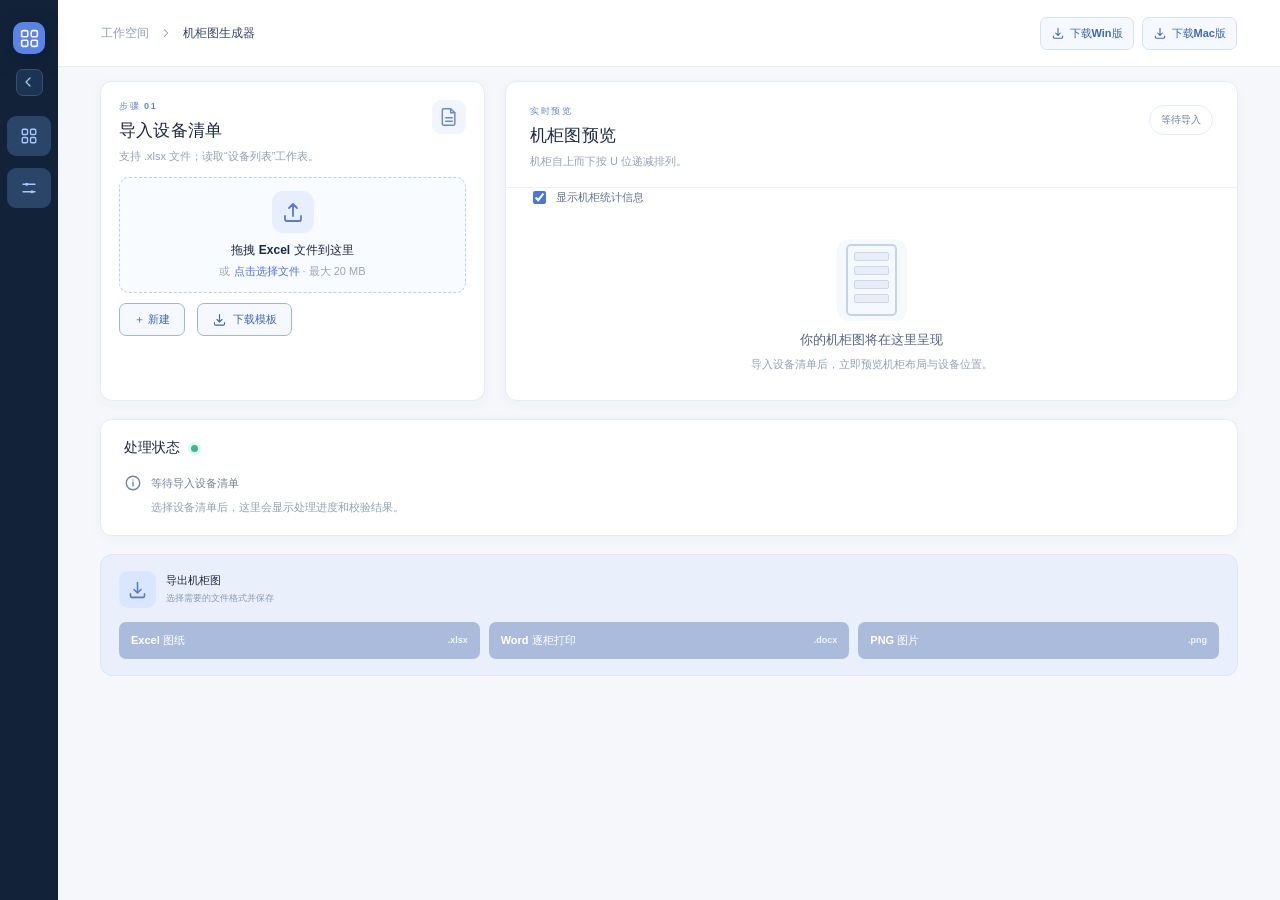
<file: index.html>
<!doctype html>
<html lang="zh-CN">
  <head>
    <meta charset="UTF-8" />
    <meta name="viewport" content="width=device-width, initial-scale=1.0" />
    <title>机柜图生成器</title>
    <script type="module" crossorigin src="/assets/main-5oWvI_oH.js"></script>
    <link rel="modulepreload" crossorigin href="/assets/i18n-LAAmAIJA.js">
    <link rel="modulepreload" crossorigin href="/assets/workbook-DBDZPADN.js">
    <link rel="stylesheet" crossorigin href="/assets/style-DmXNLmDs.css">
  </head>
  <body>
    <div id="app"></div>
  </body>
</html>
</file>
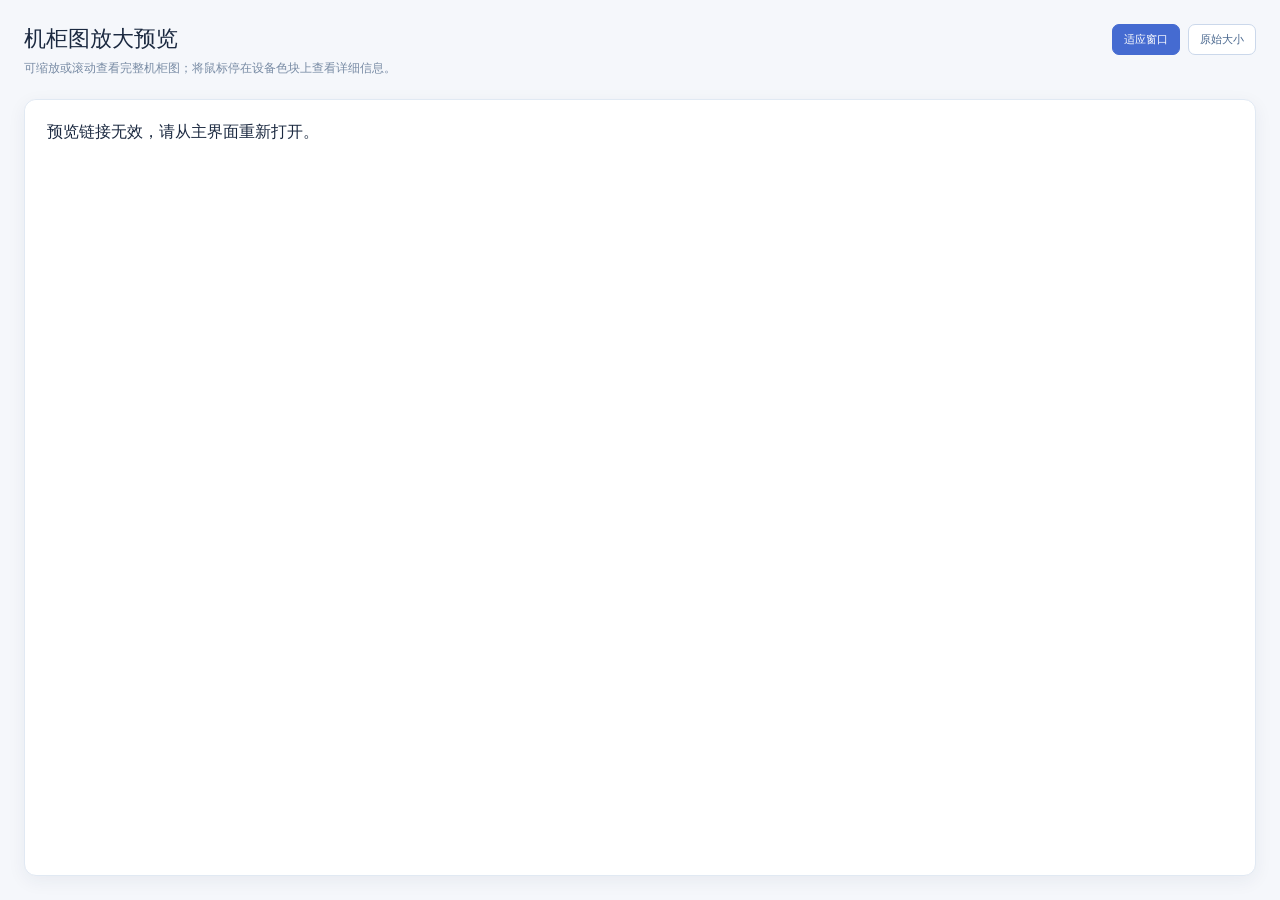
<file: preview.html>
<!doctype html>
<html lang="zh-CN">
  <head>
    <meta charset="UTF-8" />
    <meta name="viewport" content="width=device-width, initial-scale=1.0" />
    <title>机柜图放大预览</title>
    <script type="module" crossorigin src="/assets/preview-Bxng08af.js"></script>
    <link rel="modulepreload" crossorigin href="/assets/i18n-LAAmAIJA.js">
    <link rel="stylesheet" crossorigin href="/assets/style-DmXNLmDs.css">
  </head>
  <body class="preview-window-body">
    <main class="preview-window-main">
      <header class="preview-window-header">
        <div><h1>机柜图放大预览</h1><p>可缩放或滚动查看完整机柜图；将鼠标停在设备色块上查看详细信息。</p></div>
        <div class="preview-window-actions" aria-label="预览缩放">
          <button id="fitView" type="button" aria-pressed="true">适应窗口</button>
          <button id="actualView" type="button" aria-pressed="false">原始大小</button>
        </div>
      </header>
      <div id="popupViewport" class="preview-window-viewport">
        <div id="popupStage" class="preview-window-stage"><div id="popupContent" class="preview-window-content">正在加载预览图…</div></div>
      </div>
    </main>
  </body>
</html>
</file>
<file: assets/style-DmXNLmDs.css>
:root{font-family:DM Sans,Noto Sans SC,Microsoft YaHei,sans-serif;color:#1b2940;background:#f5f7fb;font-synthesis:none}*{box-sizing:border-box}body{margin:0;min-width:980px}button,input{font:inherit}button{cursor:pointer}button:disabled{cursor:not-allowed}svg{flex:none}.shell{display:flex;min-height:100vh}.sidebar{width:238px;background:#122238;color:#fff;display:flex;flex-direction:column;flex:none;padding:30px 17px 22px;position:sticky;top:0;height:100vh}.brand{display:flex;align-items:center;gap:11px;padding:0 13px 51px}.brand-mark{width:38px;height:38px;border-radius:10px;background:#5b83e6;display:grid;place-items:center;box-shadow:0 7px 20px #08183166}.brand strong{display:block;font-size:16px;letter-spacing:.025em}.brand small{display:block;margin-top:3px;font-size:9px;letter-spacing:.22em;color:#8ba4c4}.side-label{font-size:10px;font-weight:700;letter-spacing:.18em;color:#6f87a7;padding:0 15px 13px}.nav-item{width:100%;display:flex;align-items:center;gap:12px;border:0;border-radius:9px;padding:13px 14px;background:#2b4569;color:#fff;text-align:left;font-size:13px;font-weight:600}.nav-item svg{color:#a9c6ff}.side-bottom{margin-top:auto}.side-note{display:flex;gap:9px;padding:14px 12px;border:1px solid #34485e;border-radius:9px;color:#9db0c7;font-size:11px;line-height:1.6}.side-note svg{color:#85a8ee;margin-top:1px}.version{color:#5d7189;font-size:10px;padding:19px 13px 0}.main{flex:1;min-width:0}.topbar{height:67px;padding:0 43px;border-bottom:1px solid #e8edf4;background:#fff;display:flex;align-items:center;justify-content:space-between}.breadcrumbs{display:flex;align-items:center;gap:10px;color:#91a0b5;font-size:12px}.breadcrumbs strong{font-weight:600;color:#33445f}.top-pill{display:flex;align-items:center;gap:8px;border:1px solid #e5ebf0;border-radius:99px;padding:7px 11px;color:#687b91;font-size:11px}.pulse,.status-dot{width:7px;height:7px;border-radius:50%;background:#39b88b;box-shadow:0 0 0 3px #dff8ee}.content{max-width:1510px;margin:0 auto;padding:30px 42px 55px}.hero{height:174px;border-radius:14px;background:linear-gradient(108deg,#234977,#1d3b62 49%,#142a47);position:relative;overflow:hidden;display:flex;align-items:center;justify-content:space-between;padding:0 38px;color:#fff;box-shadow:0 12px 30px #263c5b1f}.hero:after{content:"";position:absolute;width:530px;height:530px;right:-75px;top:-270px;border:1px solid #ffffff1c;border-radius:50%;box-shadow:0 0 0 70px #ffffff07,0 0 0 145px #ffffff05}.hero-copy{z-index:2}.eyebrow,.kicker{font-size:10px;letter-spacing:.17em;font-weight:700;color:#83adff}.hero h1{margin:10px 0 8px;font-size:28px;letter-spacing:.015em;font-weight:700}.hero p{font-size:12px;color:#c3d3e8;margin:0}.hero-art{width:210px;height:135px;position:relative;z-index:1;margin-right:18px}.mini-rack{position:absolute;left:45px;top:8px;width:116px;height:126px;border:5px solid #6d8caf;border-radius:8px;background:#0d2340;padding:10px;display:flex;flex-direction:column;gap:7px;transform:rotate(-7deg);box-shadow:14px 14px 25px #07162966}.mini-rack div{height:17px;background:linear-gradient(90deg,#79a5e5 0 9%,#2d5484 9% 72%,#385f8d 72%);border-radius:3px;box-shadow:inset 0 0 0 1px #ffffff18}.mini-rack div:nth-child(2){background:linear-gradient(90deg,#6eccc3 0 9%,#265b68 9% 72%,#327b7e 72%)}.mini-rack div:nth-child(4){background:linear-gradient(90deg,#be9fe6 0 9%,#5d497b 9% 72%,#6a538f 72%)}.art-glow{position:absolute;width:180px;height:70px;background:#6ea4ff33;filter:blur(32px);bottom:0}.workflow{display:flex;align-items:center;gap:19px;margin:24px 0}.step{display:flex;align-items:center;gap:12px;min-width:184px;color:#8492a6}.step>span{width:31px;height:31px;display:grid;place-items:center;border:1px solid #dce3ec;border-radius:50%;background:#fff;font-size:11px;font-weight:700}.step.active>span{background:#e9efff;color:#4d70ca;border-color:#ccdbff}.step strong{display:block;font-size:12px;color:#43536c}.step small{display:block;margin-top:3px;font-size:10px}.workflow i{width:50px;height:1px;background:#dce3ec}.workspace-grid{display:grid;grid-template-columns:minmax(355px,385px) minmax(0,1fr);gap:20px}.left-stack,.right-stack{display:flex;flex-direction:column;gap:20px}.panel{background:#fff;border:1px solid #e7ecf3;border-radius:12px;box-shadow:0 3px 14px #20335009}.import-panel,.settings-panel{padding:23px}.panel-heading,.preview-heading{display:flex;justify-content:space-between;gap:15px}.kicker{color:#6785cc;font-size:9px}.panel h2{font-size:17px;margin:6px 0;letter-spacing:.01em}.panel p{font-size:11px;color:#94a1b2;margin:0;line-height:1.5}.heading-icon{color:#6c8bc6;background:#f0f5ff;border-radius:9px;width:34px;height:34px;display:grid;place-items:center}.dropzone{height:169px;border:1.5px dashed #bdd0ea;background:#f8fbff;border-radius:10px;margin-top:21px;display:flex;align-items:center;justify-content:center;flex-direction:column;gap:7px;cursor:pointer;transition:.2s}.dropzone:hover,.dropzone.dragging{border-color:#5d86df;background:#eff5ff}.upload-icon{width:42px;height:42px;border-radius:11px;background:#e7efff;color:#5a7cce;display:grid;place-items:center;margin-bottom:4px}.dropzone strong{font-size:12px}.dropzone span{font-size:11px;color:#9aa7b8}.dropzone b{color:#4d73d5}.file-summary{display:flex;align-items:center;gap:11px;background:#f6f9fd;border:1px solid #e5ecf6;border-radius:8px;padding:10px;margin-top:13px}.file-summary.hidden{display:none}.file-badge{color:#5d7bc3}.file-summary>div:nth-child(2){min-width:0;flex:1}.file-summary strong,.file-summary small{display:block;white-space:nowrap;overflow:hidden;text-overflow:ellipsis}.file-summary strong{font-size:11px}.file-summary small{font-size:10px;color:#92a0b0;margin-top:2px}.file-summary button{border:0;background:none;color:#9caaba;padding:4px}.format-note{display:flex;gap:8px;align-items:flex-start;margin-top:16px;padding:11px 10px;border-radius:7px;background:#f6f8fb;color:#8795a7;font-size:10px;line-height:1.55}.format-note svg{color:#7892c6}.setting-row{display:flex;justify-content:space-between;align-items:center;padding:18px 0;border-bottom:1px solid #eef1f5}.settings-panel .panel-heading{margin-bottom:7px}.setting-row label strong,.color-head strong{display:block;font-size:12px;font-weight:600}.setting-row label small,.color-head small{display:block;color:#9aa6b5;font-size:10px;margin-top:4px}.number-control{display:flex;align-items:center;border:1px solid #dde5ef;border-radius:7px;height:34px;overflow:hidden}.number-control input{width:51px;border:0;outline:none;text-align:center;color:#263d61;font-size:12px;font-weight:700;appearance:textfield}.number-control input::-webkit-inner-spin-button,.number-control input::-webkit-outer-spin-button{-webkit-appearance:none}.number-control span{background:#f6f8fb;color:#8f9bab;height:100%;display:grid;place-items:center;width:30px;font-size:10px;border-left:1px solid #e7edf4}.color-head{display:flex;align-items:center;justify-content:space-between;margin:20px 0 13px}.color-head small{margin:0}.color-list{display:grid;grid-template-columns:1fr 1fr;gap:9px}.color-item{display:flex;align-items:center;gap:8px;border:1px solid #edf1f5;border-radius:7px;padding:7px 8px;font-size:11px;white-space:nowrap;overflow:hidden}.color-item input{width:20px;height:20px;flex:none;border:0;background:none;padding:0;cursor:pointer}.color-item input::-webkit-color-swatch-wrapper{padding:0}.color-item input::-webkit-color-swatch{border:0;border-radius:5px}.color-item span{overflow:hidden;text-overflow:ellipsis}.text-button{background:none;border:0;color:#6382c8;font-size:11px;font-weight:600;padding:0;margin-top:18px}.preview-panel{min-height:570px;overflow:hidden}.preview-heading{padding:23px 24px 17px;border-bottom:1px solid #eef1f5}.preview-count{align-self:flex-start;border:1px solid #e4ebf4;border-radius:99px;color:#6980a2;padding:7px 11px;font-size:10px;white-space:nowrap}.preview-body{padding:18px 24px 22px;min-height:449px}.empty-preview{height:390px;display:flex;flex-direction:column;align-items:center;justify-content:center;text-align:center}.empty-visual{width:95px;height:121px;border-radius:12px;background:#f5f8fc;display:grid;place-items:center;margin-bottom:17px}.outline-rack{width:51px;height:72px;border:2px solid #c4d4e7;border-radius:5px;padding:6px;display:flex;flex-direction:column;gap:5px}.outline-rack span{height:9px;border:1px solid #cad8e9;border-radius:2px;background:#e7eef8}.empty-preview strong{font-size:13px;color:#53657e}.empty-preview p{max-width:265px;margin-top:7px}.preview-toolbar{display:flex;justify-content:space-between;color:#9baabc;font-size:10px;margin-bottom:15px}.rack-grid{display:grid;grid-template-columns:repeat(var(--per-row),minmax(92px,1fr));gap:16px 10px;overflow-x:auto;padding-bottom:10px}.rack-card{min-width:92px}.rack-title{height:28px;background:#1f3552;color:#fff;display:flex;align-items:center;justify-content:center;padding:0 3px;border-radius:5px 5px 0 0;font-weight:700;font-size:10px;overflow:hidden;white-space:nowrap;text-overflow:ellipsis}.rack-frame{height:295px;border:2px solid #d5e0ed;border-top:0;display:flex;background:#f7f9fc}.u-axis{width:27px;display:flex;flex-direction:column;justify-content:space-between;align-items:center;padding:6px 1px;color:#9aa8b8;font-size:8px;border-right:1px solid #e1e7ef}.rack-slots{position:relative;flex:1;background:repeating-linear-gradient(to bottom,#f5f7fa 0 calc(100% / var(--max-u) - 1px),#e1e8f0 calc(100% / var(--max-u) - 1px) calc(100% / var(--max-u)))}.device-segment{position:absolute;left:0;right:0;display:flex;align-items:center;justify-content:center;color:#fff;font-size:8px;font-weight:700;overflow:hidden;border:1px solid #fff5;text-align:center;padding:1px}.device-segment span{line-height:1.1;overflow:hidden;text-overflow:ellipsis;white-space:nowrap}.rack-footer{text-align:center;color:#8c9aad;font-size:9px;padding:7px 0}.preview-legend{display:flex;flex-wrap:wrap;gap:9px 13px;border-top:1px solid #edf1f5;margin-top:10px;padding-top:14px}.preview-legend span{display:flex;align-items:center;gap:5px;color:#7d8da2;font-size:9px}.preview-legend i{width:8px;height:8px;border-radius:2px}.status-panel{padding:19px 23px}.status-title{display:flex;align-items:center;gap:10px}.status-title h2{font-size:14px;margin:0}.status-dot.error{background:#e77d6e;box-shadow:0 0 0 3px #fff0ed}.status-main{display:flex;align-items:center;gap:9px;margin-top:17px;color:#72849a;font-size:11px}.status-main strong{font-weight:600}.status-main.success{color:#248b70}.status-main.error{color:#c65c4c}.status-panel p{margin:7px 0 0 27px}.issue-list{max-height:126px;overflow:auto;color:#ab635b;font-size:10px;padding-left:18px;margin:11px 0 0;line-height:1.6}.export-panel{background:#eaf0fb;border:1px solid #dce7f8;border-radius:12px;padding:16px 18px;display:flex;align-items:center;justify-content:space-between;gap:12px}.export-text{display:flex;align-items:center;gap:10px}.export-text>span{width:37px;height:37px;border-radius:9px;background:#d9e6fd;display:grid;place-items:center;color:#5b7ac3}.export-text strong,.export-text small{display:block}.export-text strong{font-size:11px}.export-text small{font-size:9px;color:#899ab2;margin-top:4px}.export-panel button{border:0;border-radius:7px;background:#456bd1;color:#fff;padding:10px 12px;display:flex;align-items:center;gap:3px;font-size:10px;font-weight:700;box-shadow:0 4px 10px #5179d444;white-space:nowrap}.export-panel button:hover:not(:disabled){background:#385fbe}.export-panel button:disabled{background:#aabbdc;box-shadow:none}@media(max-width:1180px){.sidebar{width:205px}.content{padding:25px}.topbar{padding:0 25px}.workspace-grid{grid-template-columns:350px minmax(0,1fr)}.rack-grid{grid-template-columns:repeat(var(--per-row),minmax(90px,1fr))}}@media(max-width:1050px){.workspace-grid{grid-template-columns:1fr}.left-stack{display:grid;grid-template-columns:1fr 1fr;align-items:start}.preview-panel,.preview-body{min-height:0}.rack-grid{grid-template-columns:repeat(var(--per-row),minmax(110px,1fr))}}@media(max-width:800px){body{min-width:0}.sidebar{display:none}.content{padding:18px}.left-stack{display:flex}.hero{padding:25px;height:auto}.hero-art{display:none}.workflow{gap:8px;overflow:auto}.step{min-width:145px}.workflow i{width:20px;flex:none}.rack-grid{grid-template-columns:repeat(var(--per-row),minmax(105px,1fr))}.export-panel{flex-wrap:wrap}}.sidebar{width:174px;padding:22px 12px 16px;transition:width .2s ease}.brand{gap:8px;padding:0 5px 19px}.brand-mark{width:32px;height:32px;flex:none}.brand strong{font-size:12px;white-space:nowrap}.brand small{font-size:8px}.side-label{padding:15px 9px 10px}.nav-item{padding:11px 10px;gap:8px}.sidebar-toggle{align-self:flex-end;width:27px;height:27px;border:1px solid #39506d;border-radius:7px;background:#1c3453;color:#b3c8e6;display:grid;place-items:center}.sidebar-toggle:hover{background:#294a74}.sidebar-collapsed .sidebar{width:58px;align-items:center;padding-left:7px;padding-right:7px}.sidebar-collapsed .brand{padding:0 0 15px}.sidebar-collapsed .brand-name,.sidebar-collapsed .side-label,.sidebar-collapsed .nav-item span,.sidebar-collapsed .side-bottom{display:none}.sidebar-collapsed .sidebar-toggle{align-self:center;transform:rotate(180deg)}.sidebar-collapsed .nav{width:100%;margin-top:20px}.sidebar-collapsed .nav-item{justify-content:center}.content{padding-top:14px}.workflow{margin:10px 0 20px}.heading-toggle{border:0;background:#f0f5ff;color:#6c8bc6;border-radius:9px;min-width:61px;height:34px;display:flex;align-items:center;justify-content:center;gap:6px}.heading-toggle svg:last-child{transition:transform .2s}.heading-toggle[aria-expanded=true] svg:last-child{transform:rotate(90deg)}#settingsBody[hidden]{display:none}.settings-actions{display:flex;justify-content:space-between;align-items:center;gap:12px;margin-top:18px}.settings-actions .text-button{margin:0}.apply-button{border:0;border-radius:7px;padding:9px 15px;background:#456bd1;color:#fff;font-size:11px;font-weight:700}.apply-button:hover{background:#385fbe}.apply-button:disabled{background:#aabbdc}.settings-error{color:#b84d43;font-size:11px;line-height:1.5;margin-top:10px}.settings-error:empty{display:none}.settings-error:not(:empty){max-height:115px;overflow:auto;padding:8px;background:#fff7f5;border-radius:6px}.preview-panel,.preview-body{min-height:0}.preview-fit-viewport{width:100%;height:min(58vh,500px);min-height:280px;display:flex;justify-content:center;align-items:center;overflow:hidden;cursor:zoom-in;border-radius:9px;background:#fafcff}.preview-fit-viewport:focus-visible{outline:2px solid #456bd1;outline-offset:2px}.preview-stage{flex:none;position:relative}.preview-content{transform-origin:top left;width:max-content}.preview-content .rack-grid,.preview-window-content .rack-grid{grid-template-columns:repeat(var(--per-row),130px);gap:16px 14px;overflow:visible}.preview-content .rack-card,.preview-window-content .rack-card{min-width:0;width:130px}.preview-content .u-axis,.preview-window-content .u-axis{width:19px;flex:none;font-size:7px}.preview-content .u-axis-right,.preview-window-content .u-axis-right{border-right:0;border-left:1px solid #e1e7ef}.preview-content .preview-legend,.preview-window-content .preview-legend{max-width:100%}.preview-hint{text-align:center;margin-top:10px!important;color:#7188ad!important}.preview-window-body{min-width:0;background:#f5f7fb}.preview-window-main{padding:24px;min-width:0}.preview-window-header{margin-bottom:22px}.preview-window-header h1{font-size:22px;margin:0 0 6px}.preview-window-header p{color:#788ba4;font-size:12px;margin:0}.preview-window-content{background:#fff;border:1px solid #e1e9f3;border-radius:12px;padding:22px;width:max-content;min-width:100%;max-width:none;box-shadow:0 5px 18px #20335010}.preview-window-content .preview-toolbar{max-width:100%}.export-panel{display:block}.export-text{margin-bottom:14px}.export-actions{display:grid;grid-template-columns:repeat(3,minmax(0,1fr));gap:9px}.export-panel .export-button{width:100%;min-width:0;justify-content:space-between;padding:11px 12px;font-size:11px;text-align:left}.export-button small{font-size:9px;opacity:.82;margin-left:5px}@media(max-width:1180px){.sidebar{width:154px}}@media(max-width:800px){.sidebar{display:none}.preview-fit-viewport{height:min(52vh,440px)}.preview-window-main{padding:14px}.export-actions{grid-template-columns:1fr}}html,body,#app{max-width:100%}body,.shell,.main,.content,.workspace-grid,.left-stack,.right-stack,.panel,.export-panel{min-width:0}.shell,.content{width:100%}.panel-heading>div,.preview-heading>div,.export-text>div{min-width:0}.panel-heading p,.preview-heading p,.format-note span,.status-panel p,.status-main strong{overflow-wrap:anywhere}.dropzone{padding:12px;text-align:center}.preview-count{flex:none}.preview-body,.preview-fit-viewport,.export-actions{min-width:0}.export-panel .export-button{white-space:normal;overflow-wrap:anywhere}.preview-window-body{overflow:hidden}.preview-window-main{width:100%;height:100dvh;min-height:0;display:flex;flex-direction:column;overflow:hidden}.preview-window-header{display:flex;align-items:flex-start;justify-content:space-between;gap:18px;min-width:0;flex:none}.preview-window-header>div:first-child{min-width:0}.preview-window-header p{overflow-wrap:anywhere}.preview-window-actions{display:flex;flex-wrap:wrap;gap:8px;flex:none}.preview-window-actions button{border:1px solid #cbd8eb;border-radius:7px;background:#fff;color:#49678e;padding:7px 11px;font-size:11px;white-space:nowrap}.preview-window-actions button[aria-pressed=true]{background:#456bd1;border-color:#456bd1;color:#fff}.preview-window-viewport{flex:1;min-width:0;min-height:0;width:100%;overflow:auto;background:#fff;border:1px solid #e1e9f3;border-radius:12px;box-shadow:0 5px 18px #20335010}.preview-window-stage{position:relative;min-width:0;margin:auto}.preview-window-content{width:max-content;min-width:0;max-width:none;border:0;box-shadow:none;transform-origin:top left}.preview-window-content .preview-legend span{min-width:0;overflow-wrap:anywhere}@media(max-width:1050px){.workspace-grid{grid-template-columns:minmax(0,1fr)}.left-stack{display:grid;grid-template-columns:repeat(2,minmax(0,1fr));align-items:start}}@media(max-width:800px){.left-stack{display:flex;align-items:stretch}.content{padding:16px}.preview-window-header{flex-wrap:wrap}.preview-window-main{padding:14px}}@media(max-width:480px){.topbar{height:54px;padding:0 14px}.content{padding:12px}.workspace-grid,.left-stack,.right-stack{gap:12px}.import-panel,.settings-panel,.preview-heading,.status-panel{padding:16px}.preview-body{padding:12px}.panel-heading,.preview-heading{gap:8px}.panel h2{font-size:15px}.heading-icon{width:30px;height:30px;flex:none}.heading-toggle{min-width:48px}.color-list,.export-actions{grid-template-columns:minmax(0,1fr)}.preview-window-actions{width:100%}}@media(max-height:460px){.preview-window-body{overflow:auto}.preview-window-main{height:auto;min-height:100dvh;overflow:visible}.preview-window-viewport{flex:none;height:260px}}.generator-page,.settings-page{min-width:0}.import-new-row{display:flex;align-items:center;flex-wrap:wrap;gap:8px 12px;margin:12px 0;color:#73849b;font-size:11px}.new-file-button{display:inline-flex;align-items:center;border:1px solid #9cb5e5;border-radius:7px;background:#f5f8ff;color:#4167b1;padding:8px 14px;font:inherit;font-weight:700;white-space:nowrap}.new-file-button:hover{background:#eaf1ff}.new-file-button{gap:6px}.device-label{width:100%;min-width:0}.device-label span{display:block;line-height:1.15}.preview-options{display:flex;align-items:center;gap:7px;margin:0 23px 8px;color:#64748b;font-size:11px;flex:none}.preview-options input{accent-color:#4f75db}.rack-summary{text-align:center;color:#64748b;font-size:9px;line-height:22px}.new-file-button:focus-visible{outline:2px solid #6c93de;outline-offset:2px}.generator-page[hidden],.settings-page[hidden]{display:none!important}.nav{display:flex;flex-direction:column;gap:12px}.generator-page{display:flex;flex-direction:column;gap:18px}.generator-top{--generator-panel-height:320px;display:grid;grid-template-columns:minmax(310px,385px) minmax(0,1fr);align-items:stretch;gap:20px;min-width:0}.generator-top>.panel{height:var(--generator-panel-height);min-width:0;min-height:0;max-height:var(--generator-panel-height);align-self:start}.generator-top>.import-panel{display:flex;flex-direction:column;padding:18px;overflow:auto}.generator-top .import-panel .panel-heading{flex:none}.generator-top .dropzone{flex:1;min-height:96px;max-height:116px;height:auto;margin-top:12px;gap:5px}.generator-top .import-new-row{flex:none;margin:10px 0 0}.generator-top .file-summary{flex:none;margin-top:8px;padding:8px}.generator-top>.preview-panel{display:flex;flex-direction:column;overflow:hidden}.generator-top .preview-heading{flex:none}.generator-top .preview-body{display:flex;flex:1;flex-direction:column;min-height:0;overflow:hidden}.generator-top .preview-fit-viewport{flex:1;height:0;min-height:0;contain:size}.generator-top .empty-preview{flex:1;height:auto;min-height:0}.generator-top .empty-visual{width:70px;height:82px;margin-bottom:10px;flex:none}.generator-top .preview-hint{flex:none}.settings-page{max-width:1120px;margin:0 auto;width:100%}.language-setting{display:flex;flex-wrap:wrap;align-items:center;gap:12px 20px;padding:14px 0 18px;border-bottom:1px solid #e9eef5;margin-bottom:10px;min-width:0}.language-setting label{display:flex;flex-direction:column;gap:5px;flex:1;min-width:180px}.language-setting small,.language-setting p{color:#73849b;font-size:11px;line-height:1.5}.language-setting p{flex-basis:100%;margin:0;overflow-wrap:anywhere}.language-setting select{max-width:100%;border:1px solid #cbd8eb;border-radius:7px;padding:9px 12px;background:#fff;color:#283d5b;font:inherit}.setting-row label,.export-text,.preview-heading>div:first-child{min-width:0}.setting-row strong,.nav-item span{overflow-wrap:anywhere}html[lang=en] .sidebar:not(.sidebar-collapsed .sidebar) .brand-name strong{font-size:12px}@media(max-width:600px){html[lang=en] .nav-item,html[lang=en] .sidebar-collapsed .nav-item{white-space:normal;max-width:170px;font-size:10px}}.settings-page-intro{margin:3px 0 20px}.settings-page-intro h1{margin:4px 0 6px;font-size:25px;color:#203755}.settings-page-intro p{margin:0;color:#73849b;font-size:12px;line-height:1.6}.settings-panel{padding:25px}.settings-panel .panel-heading{margin-bottom:10px}.settings-grid{display:grid;grid-template-columns:minmax(230px,.85fr) minmax(0,1.4fr);gap:30px;min-width:0}.settings-numbers,.settings-colors{min-width:0}.settings-numbers .setting-row:first-child{border-top:1px solid #eef1f5}.settings-colors .color-head{margin:16px 0 11px}.settings-colors .color-list{grid-template-columns:repeat(2,minmax(0,1fr))}.settings-colors .color-item{min-width:0}.settings-colors .color-item span{overflow:hidden;text-overflow:ellipsis}.custom-type{background:#fafcff}.custom-type-name{min-width:0;flex:1;border:1px solid #d8e3f2;background:#fff;border-radius:5px;padding:6px 7px;font-size:11px;color:#283d5b}.custom-type-name:focus{outline:2px solid #a7c0f0}.custom-type-color{width:31px;height:27px;border:0;background:transparent;padding:0;flex:none;cursor:pointer}.remove-type{border:0;background:#fff0ed;color:#a85c50;border-radius:5px;width:24px;height:24px;display:grid;place-items:center;flex:none}.add-type-button{margin-top:12px;border:1px dashed #9cb5e5;background:#f5f8ff;color:#4167b1;border-radius:7px;padding:8px 12px;font-size:11px;font-weight:700}.add-type-button:hover{background:#eaf1ff}.setting-help{font-size:10px;color:#7d8ba0;line-height:1.5;margin:9px 0 0}.settings-notice{color:#4b6fae;font-size:11px;min-height:16px;margin-top:9px}.settings-actions{border-top:1px solid #e9eef5;padding-top:17px}@media(max-width:1000px){.generator-top{grid-template-columns:minmax(0,1fr)}}@media(max-width:800px){.sidebar{display:flex}.settings-grid{grid-template-columns:minmax(0,1fr);gap:10px}}@media(max-width:520px){.generator-page,.generator-top{gap:12px}.settings-panel{padding:16px}.settings-colors .color-list{grid-template-columns:minmax(0,1fr)}}@media(max-width:600px){.shell{flex-direction:column}.sidebar,.sidebar-collapsed .sidebar{width:100%;height:58px;position:sticky;top:0;z-index:10;padding:7px 12px;flex-direction:row;align-items:center;gap:12px}.brand,.sidebar-collapsed .brand{padding:0}.brand-name,.side-label,.side-bottom,.sidebar-toggle{display:none!important}.nav,.sidebar-collapsed .nav{width:auto;margin:0 0 0 auto;flex-direction:row;gap:10px}.nav-item,.sidebar-collapsed .nav-item{width:auto;height:40px;justify-content:center;padding:0 9px;gap:6px;font-size:11px;white-space:nowrap}.sidebar-collapsed .nav-item span{display:inline}.topbar{height:49px}}.topbar{height:auto;min-height:67px;padding-block:12px;gap:12px;flex-wrap:wrap}.breadcrumbs{min-width:0;flex-wrap:wrap}.topbar-downloads{display:flex;justify-content:flex-end;flex-wrap:wrap;gap:8px;margin-left:auto;max-width:100%}.platform-download{display:inline-flex;align-items:center;gap:5px;padding:8px 10px;border:1px solid #d6e2f5;border-radius:7px;background:#f5f8ff;color:#4167b1;font-size:11px;font-weight:600;text-decoration:none;white-space:nowrap}.platform-download:hover{background:#eaf1ff;border-color:#9cb5e5}.platform-download:focus-visible{outline:2px solid #6c93de;outline-offset:2px}@media(max-width:600px){.topbar{min-height:49px;row-gap:8px}.topbar .breadcrumbs{flex-basis:100%}}
</file>
